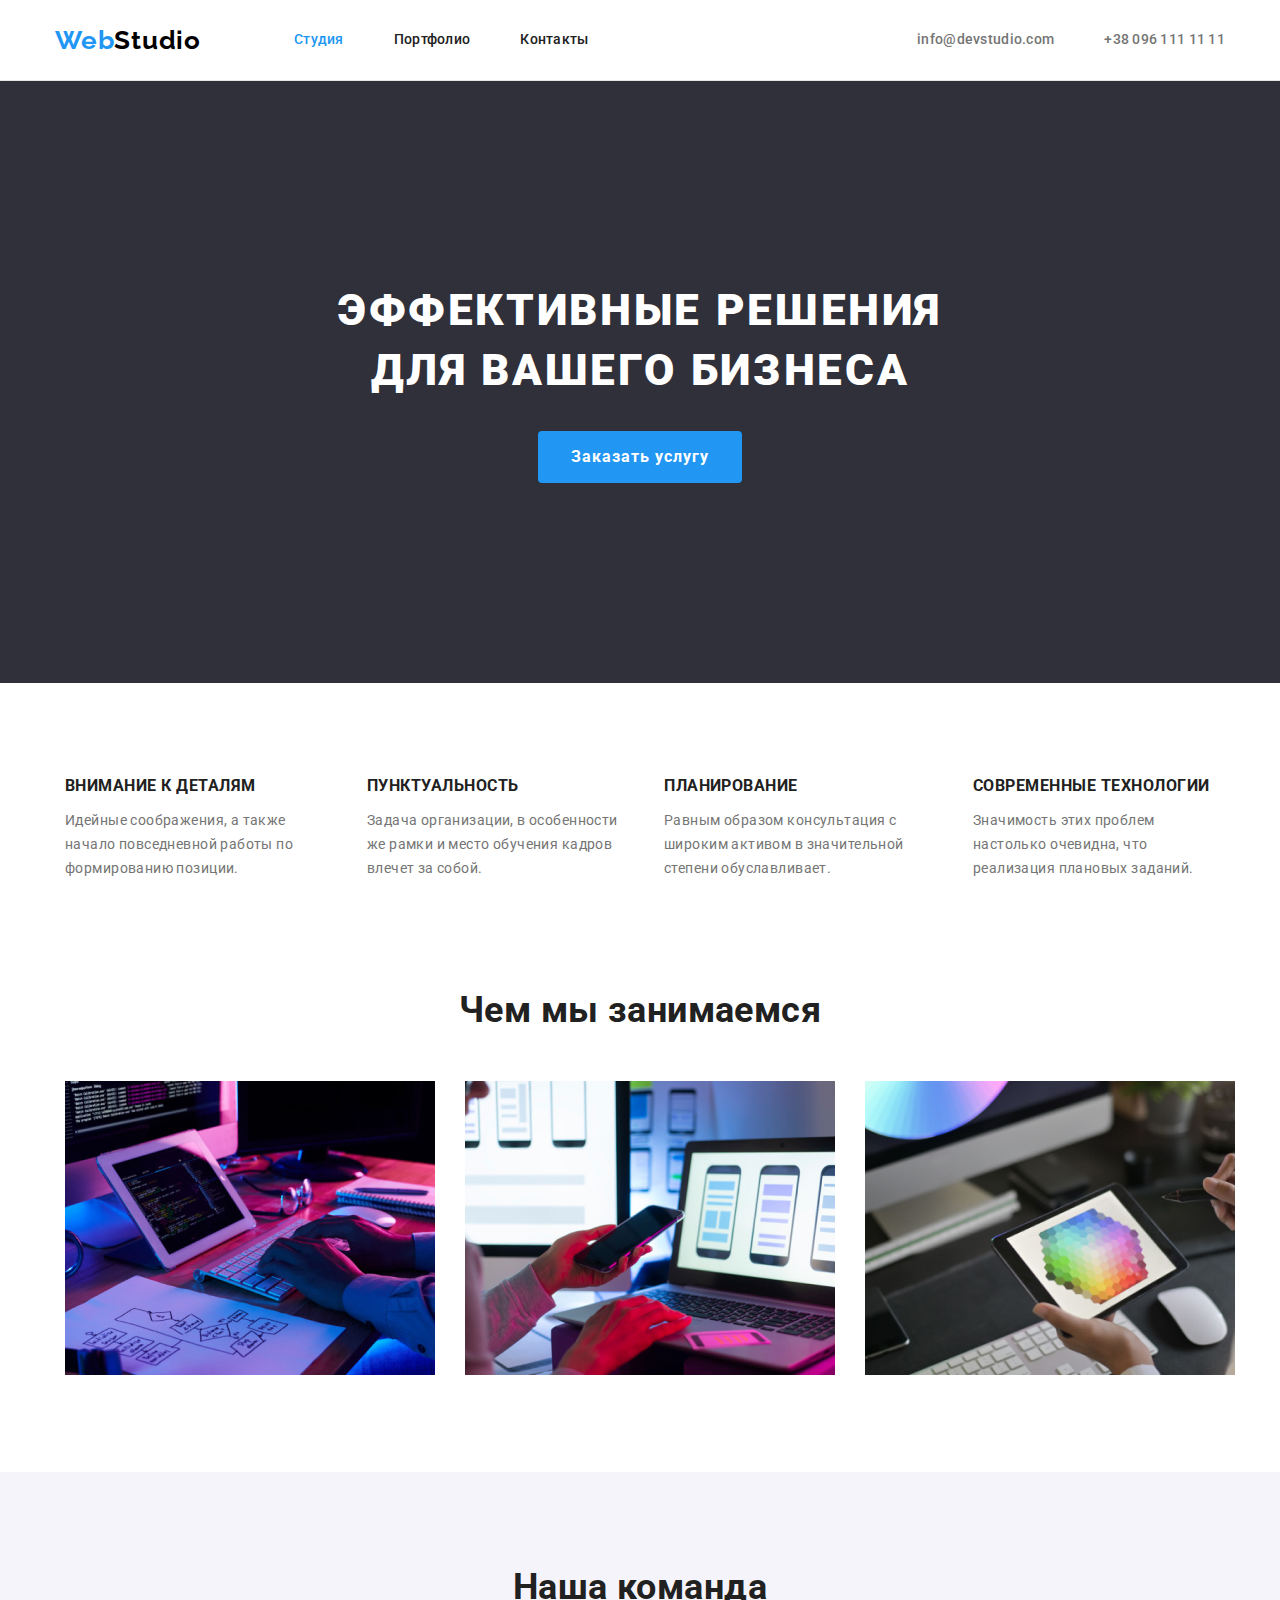
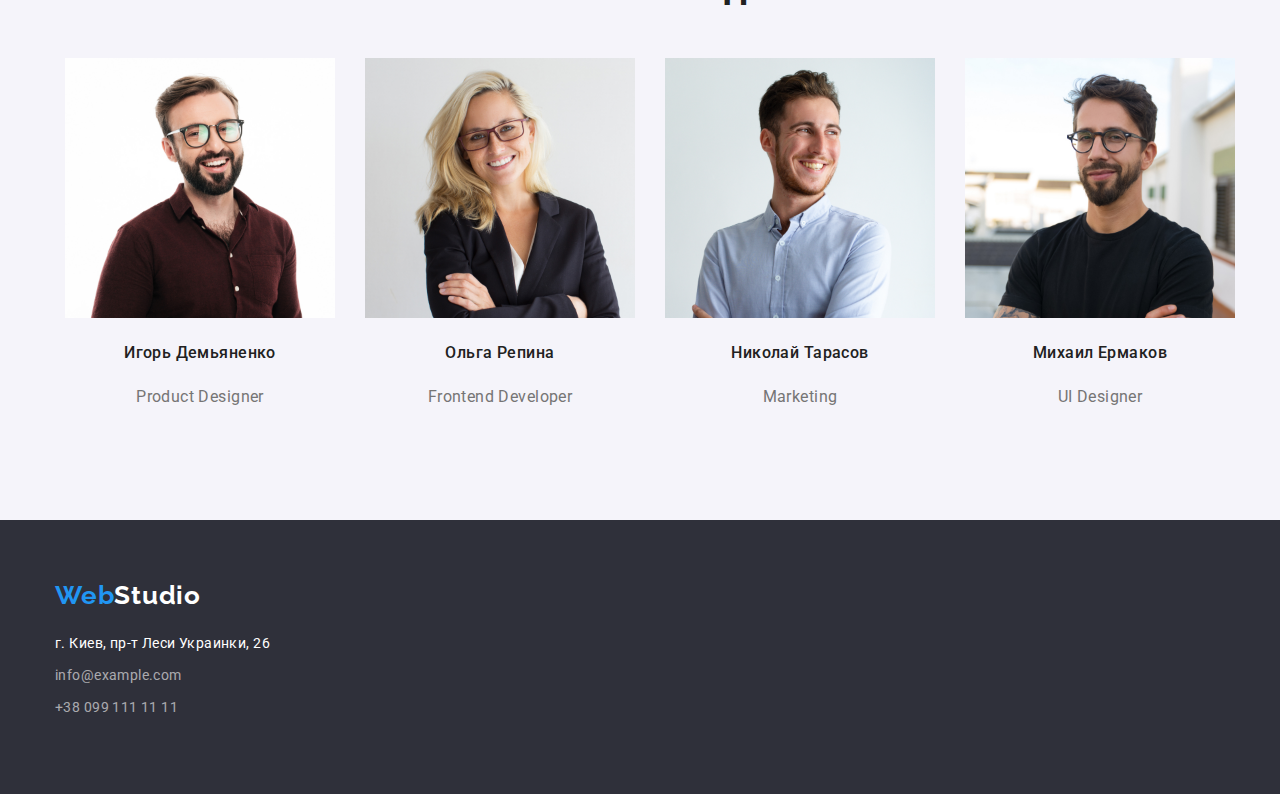
<file: index.html>
<!DOCTYPE html>
<html lang="ru">
	<head>
		<meta charset="UTF-8" />
		<meta name="viewport" content="width=device-width, initial-scale=1.0" />
		<title>WebStudio</title>
		<link
			href="https://fonts.googleapis.com/css2?family=Raleway:wght@700&family=Roboto:wght@400;500;700;900&display=swap"
			rel="stylesheet"
		/>
		<link rel="stylesheet" href="https://cdn.jsdelivr.net/npm/modern-normalize@1.0.0/modern-normalize.min.css" />
		<link rel="stylesheet" href="./css/styles.css" />
	</head>
	<body>
		<!-- Header-->

		<header class="page-header header-border">
			<!--Навигация по сайту-->
			<div class="container menu">
				<nav class="page-header menu">
					<a class="logo link" href="./index.html"><span class="logo-blue">Web</span>Studio</a>

					<ul class="list-item menu">
						<li class="header-list-item"><a class="link nav-link active" href="./studio.html">Студия</a></li>
						<li class="header-list-item"><a class="link nav-link nav" href="./portfolio.html">Портфолио</a></li>
						<li class="header-list-item"><a class="link nav-link nav" href="#contacts">Контакты</a></li>
					</ul>
				</nav>

				<ul class="list-item menu contacts-nav">
					<li class="header-list-item">
						<a class="link nav-link address-header" href="mailto:info@devstudio.com">info@devstudio.com</a>
					</li>
					<li class="header-list-item">
						<a class="link nav-link address-header" href="tel:+380961111111">+38 096 111 11 11</a>
					</li>
				</ul>
			</div>
		</header>

		<!--Main part-->

		<main>
			<!--Особенности-->

			<section class="hero">
				<div class="container background position">
					<h1 class="hero-title">
						Эффективные решения
						<br />
						для вашего бизнеса
					</h1>
					<button class="button">Заказать услугу</button>
				</div>
			</section>

			<section class="section">
				<div class="container">
					<!--<h2>
						<span>Особенности</span>
					</h2>-->
					<ul class="list-item-main">
						<li>
							<h3 class="subtitle">Внимание к деталям</h3>
							<p class="text">Идейные соображения, а также начало повседневной работы по формированию позиции.</p>
						</li>
						<li>
							<h3 class="subtitle">Пунктуальность</h3>
							<p class="text">Задача организации, в особенности же рамки и место обучения кадров влечет за собой.</p>
						</li>
						<li>
							<h3 class="subtitle">Планирование</h3>
							<p class="text">Равным образом консультация с широким активом в значительной степени обуславливает.</p>
						</li>
						<li>
							<h3 class="subtitle">Современные технологии</h3>
							<p class="text">Значимость этих проблем настолько очевидна, что реализация плановых заданий.</p>
						</li>
					</ul>
				</div>
			</section>

			<!-- Чем мы занимаемся-->

			<section class="we-do-section">
				<div class="container">
					<h2 class="heading">Чем мы занимаемся</h2>
					<ul class="list-item-main">
						<li>
							<img src="./images/box1.jpg" alt="Разметка сайтов" width="370" height="294" />
						</li>
						<li>
							<img src="./images/box2.jpg" alt="Написание кода" width="370" height="294" />
						</li>
						<li>
							<img src="./images/box3.jpg" alt="Колористика" width="370" height="294" />
						</li>
					</ul>
				</div>
			</section>

			<!--Наша команда-->

			<section class="our-team-section">
				<div class="container">
					<h2 class="heading">Наша команда</h2>
					<div>
						<ul class="list-item-main">
							<li>
								<img
									src="./images/ihor_demianenko.jpg"
									alt="Продукт дизайнер Игорь Демьяненко"
									width="270"
									height="260"
								/>
								<h4 class="image-heading">Игорь Демьяненко</h4>
								<p class="image-text">Product Designer</p>
							</li>
							<li>
								<img src="./images/olha_repina.jpg" alt="Фронт-энд разработчик Ольга Репина" width="270" height="260" />
								<h4 class="image-heading">Ольга Репина</h4>
								<p class="image-text">Frontend Developer</p>
							</li>
							<li>
								<img src="./images/nikolai_tarasov.jpg" alt="Маркетинг Николай Тарасов" width="270" height="260" />
								<h4 class="image-heading">Николай Тарасов</h4>
								<p class="image-text">Marketing</p>
							</li>
							<li>
								<img src="./images/mikhail_yermakov.jpg" alt="Юай дизайнер Михаил Ермаков" width="270" height="260" />
								<h4 class="image-heading">Михаил Ермаков</h4>
								<p class="image-text">UI Designer</p>
							</li>
						</ul>
					</div>
				</div>
			</section>
		</main>

		<!--Footer-->

		<footer class="background footer-container">
			<div class="container">
				<div class="footer-logo">
					<a class="logo link footer" href="./index.html"><span class="logo-blue">Web</span>Studio</a>
				</div>
				<address id="contacts">
					<ul class="footer-address-links">
						<li><p class="address-text">г. Киев, пр-т Леси Украинки, 26</p></li>
						<li><a class="address-links" href="mailto:info@example.com">info@example.com</a></li>
						<li><a class="address-links" href="tel:+380991111111">+38 099 111 11 11</a></li>
					</ul>
				</address>
			</div>
		</footer>
	</body>
</html>
</file>
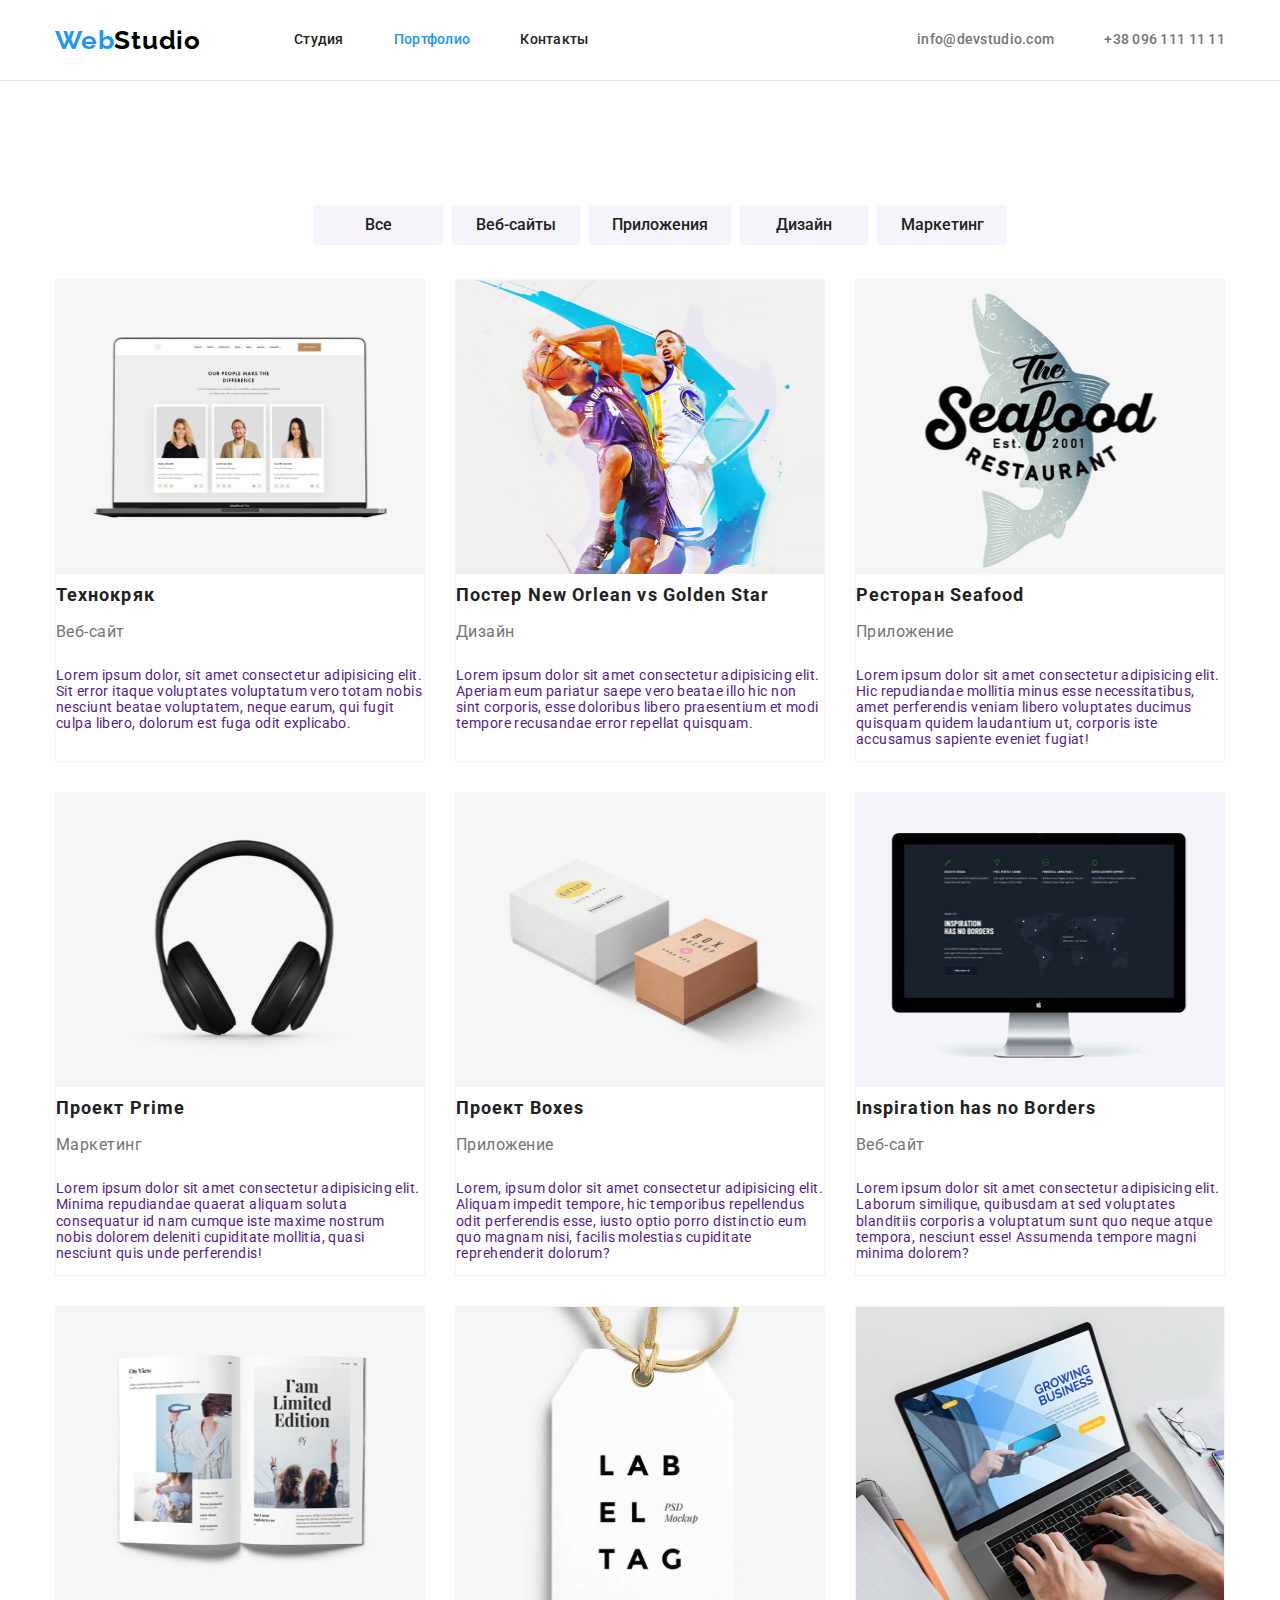
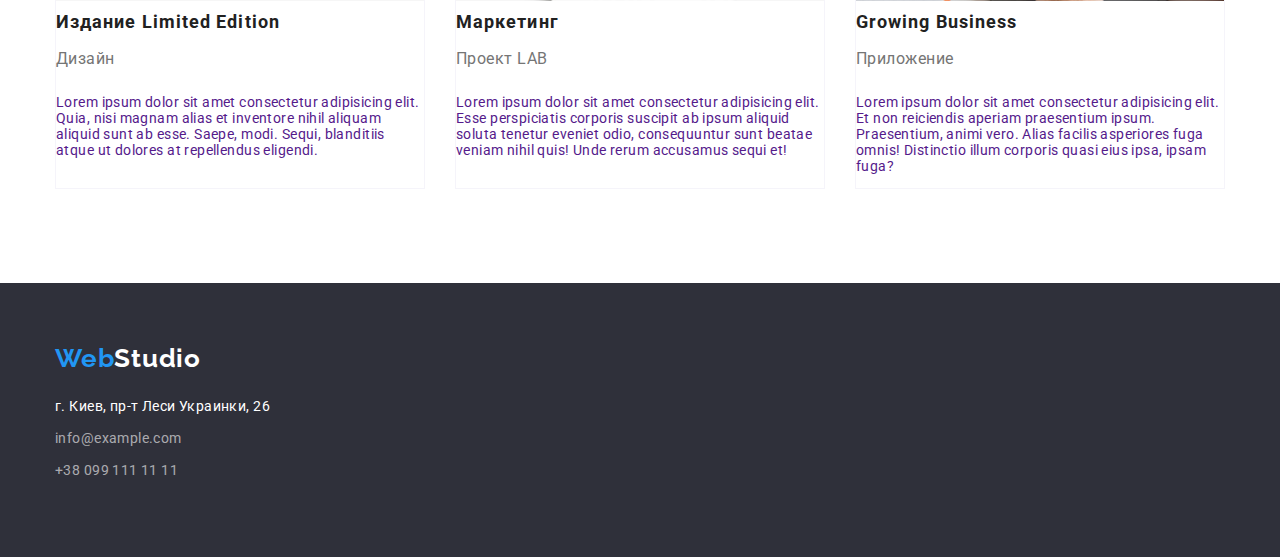
<file: portfolio.html>
<!DOCTYPE html>
<html lang="en">
	<head>
		<meta charset="UTF-8" />
		<meta name="viewport" content="width=device-width, initial-scale=1.0" />
		<title>Document</title>
		<link href="https://fonts.googleapis.com/css2?family=Raleway:wght@700&family=Roboto:wght@400;500;700;900&display=swap"
			rel="stylesheet">
		<link rel="stylesheet" href="https://cdn.jsdelivr.net/npm/modern-normalize@1.0.0/modern-normalize.min.css" />
		<link rel="stylesheet" href="./css/styles.css" />
	
	</head>
	<body>

		<!-- Header-->

		<header class="page-header header-border">
			<!--Навигация по сайту-->
			<div class="container menu">
				<nav class="page-header menu">
					<a class="logo link" href="./index.html"><span class="logo-blue">Web</span>Studio</a>
		
					<ul class="list-item menu">
						<li class="header-list-item"><a class="link nav-link nav" href="./index.html">Студия</a></li>
						<li class="header-list-item"><a class="link nav-link active" href="./portfolio.html">Портфолио</a></li>
						<li class="header-list-item"><a class="link nav-link nav" href="#contacts">Контакты</a></li>
					</ul>
				</nav>
		
				<ul class="list-item menu contacts-nav">
					<li class="header-list-item">
						<a class="link nav-link address-header" href="mailto:info@devstudio.com">info@devstudio.com</a>
					</li>
					<li class="header-list-item">
						<a class="link nav-link address-header" href="tel:+380961111111">+38 096 111 11 11</a>
					</li>
				</ul>
			</div>
		</header>

		<!--Main part-->

		<main>
			<h1><span>Портфолио</span></h1>

			<section class="section">
				<div class="container">
					<ul class="filter-list portfolio-menu">
						<li><button type="button" class="filter-button">Все</button></li>
						<li><button type="button" class="filter-button">Веб-сайты</button></li>
						<li><button type="button" class="filter-button">Приложения</button></li>
						<li><button type="button" class="filter-button">Дизайн</button></li>
						<li><button type="button" class="filter-button">Маркетинг</button></li>
					</ul>
					
					<ul class="card-set">
						<li class="item">
							<a href="" class="link">
								<img src="./images/web_site.jpg" alt="Пример создания Веб-сайтов: Технокряк" width="370" height="294" />
							
									<h3 class="portfolio-image-heading">Технокряк</h3>
									<p class="portfolio-image-subheading">Веб-сайт</p>
								
								<p>
									Lorem ipsum dolor, sit amet consectetur adipisicing elit. Sit error itaque voluptates voluptatum vero
									totam nobis nesciunt beatae voluptatem, neque earum, qui fugit culpa libero, dolorum est fuga odit
									explicabo.
								</p>
							</a>
						</li>
						<li class="item">
							<a href="" class="link">
								<img src="./images/design.jpg" alt="Пример дизайна:Постер Нью Орлеан вёрсус Голэг Стар" width="370"
									height="294" />
	
								<h3 class="portfolio-image-heading">Постер New Orlean vs Golden Star</h3>
								<p class="portfolio-image-subheading">Дизайн</p>

								<p>
									Lorem ipsum dolor sit amet consectetur adipisicing elit. Aperiam eum pariatur saepe vero beatae illo hic
									non sint corporis, esse doloribus libero praesentium et modi tempore recusandae error repellat quisquam.
								</p>
							</a>
						</li>
						<li class="item">
							<a href="" class="link">
								<img src="./images/apps.jpg" alt="Пример создания приложений: Ресторан Сифуд" width="370" height="294" />
								
									<h3 class="portfolio-image-heading">Ресторан Seafood</h3>
									<p class="portfolio-image-subheading">Приложение</p>
								
								<p>
									Lorem ipsum dolor sit amet consectetur adipisicing elit. Hic repudiandae mollitia minus esse
									necessitatibus, amet perferendis veniam libero voluptates ducimus quisquam quidem laudantium ut,
									corporis iste accusamus sapiente eveniet fugiat!
								</p>
							</a>
						</li>
						<li class="item">
							<a href="" class="link">
								<img src="./images/prime.jpg" alt="Пример Маркетинга: Проект Прайм" width="370" height="294" />
								
									<h3 class="portfolio-image-heading">Проект Prime</h3>
									<p class="portfolio-image-subheading">Маркетинг</p>
								
								<p>
									Lorem ipsum dolor sit amet consectetur adipisicing elit. Minima repudiandae quaerat aliquam soluta
									consequatur id nam cumque iste maxime nostrum nobis dolorem deleniti cupiditate mollitia, quasi nesciunt
									quis unde perferendis!
								</p>
							</a>
						</li>
						<li class="item">
							<a href="" class="link">
								<img src="./images/boxes.jpg" alt="Пример создания приложений:Проект Боксиз" width="370" height="294" />
								
									<h3 class="portfolio-image-heading">Проект Boxes</h3>
									<p class="portfolio-image-subheading">Приложение</p>

								<p>
									Lorem, ipsum dolor sit amet consectetur adipisicing elit. Aliquam impedit tempore, hic temporibus
									repellendus odit perferendis esse, iusto optio porro distinctio eum quo magnam nisi, facilis molestias
									cupiditate reprehenderit dolorum?
								</p>
							</a>
						</li>
						<li class="item">
							<a href="" class="link">
								<img src="./images/inspiration_has_no_borders.jpg"
									alt="Пример создания веб-сайта: Икспирейшн хэз ноу бодэрз" width="370" height="294" />
								
									<h3 class="portfolio-image-heading">Inspiration has no Borders</h3>
									<p class="portfolio-image-subheading">Веб-сайт</p>
								
								<p>
									Lorem ipsum dolor sit amet consectetur adipisicing elit. Laborum similique, quibusdam at sed voluptates
									blanditiis corporis a voluptatum sunt quo neque atque tempora, nesciunt esse! Assumenda tempore magni
									minima dolorem?
								</p>
							</a>
						</li>
						<li class="item">
							<a href="" class="link">
								<img src="./images/limited_edition.jpg" alt="Пример дизайна: Издание Лимитид Эдишн" width="370"
									height="294" />
								
									<h3 class="portfolio-image-heading">Издание Limited Edition</h3>
									<p class="portfolio-image-subheading">Дизайн</p>
								
								<p>
									Lorem ipsum dolor sit amet consectetur adipisicing elit. Quia, nisi magnam alias et inventore nihil
									aliquam aliquid sunt ab esse. Saepe, modi. Sequi, blanditiis atque ut dolores at repellendus eligendi.
								</p>
							</a>
						</li>
						<li class="item">
							<a href="" class="link">
								<img src="./images/lab_project.jpg" alt="Пример маркетинга: Проект ЛЭБ" width="370" height="294" />
								
									<h3 class="portfolio-image-heading">Маркетинг</h3>
									<p class="portfolio-image-subheading">Проект LAB</p>
								
								<p>
									Lorem ipsum dolor sit amet consectetur adipisicing elit. Esse perspiciatis corporis suscipit ab ipsum
									aliquid soluta tenetur eveniet odio, consequuntur sunt beatae veniam nihil quis! Unde rerum accusamus
									sequi et!
								</p>
							</a>
						</li>
						<li class="item">
							<a href="" class="link">
								<img src="./images/growing_business.jpg" alt="Пример создания приложений: Гроуин Бизнис" width="370"
									height="294" />
								
									<h3 class="portfolio-image-heading">Growing Business</h3>
									<p class="portfolio-image-subheading">Приложение</p>
								
								<p>
									Lorem ipsum dolor sit amet consectetur adipisicing elit. Et non reiciendis aperiam praesentium ipsum.
									Praesentium, animi vero. Alias facilis asperiores fuga omnis! Distinctio illum corporis quasi eius ipsa,
									ipsam fuga?
								</p>
							</a>
						</li>
					</ul>
				</div>
			</secttion>
		</main>
		<!--Footer-->

	<footer class="background footer-container">
		<div class="container">
			<div class="footer-logo">
				<a class="logo link footer" href="./index.html"><span class="logo-blue">Web</span>Studio</a>
			</div>
			<address id="contacts">
				<ul class="footer-address-links">
					<li>
						<p class="address-text">г. Киев, пр-т Леси Украинки, 26</p>
					</li>
					<li><a class="address-links" href="mailto:info@example.com">info@example.com</a></li>
					<li><a class="address-links" href="tel:+380991111111">+38 099 111 11 11</a></li>
				</ul>
			</address>
		</div>
	</footer>
	</body>
</html>
</file>
<file: css/styles.css>
/* Палитра цветов макета
h1-color: #FFFFFF;
accent-color: #2196F3;
main-color: #212121;
logo-black:color: #000000;
text-color: #757575;
main-grey: #757575;
*/

:root {
	--text-color: #757575;
	--white-color: #ffffff;
	--accent-color: #2196f3;
	--subheading-color: #212121;
	--black: #000000;
	--address: rgba(255, 255, 255, 0.6);
	--filter-button-bcg: #f5f4fa;
	--horizontal-line: #e5e5e5;
}

* {
	font-style: normal;
	box-sizing: border-box;
}

body {
	font-family: Roboto, sans-serif;
	font-style: normal;
	font-weight: 400;
	font-size: 14px;
	line-height: 1, 71;
	color: var(--text-color);
	text-decoration: none;
	letter-spacing: 0.03em;
}

.container {
	width: 1200px;
	padding-left: 15px;
	padding-right: 15px;
	margin-left: auto;
	margin-right: auto;
}

/* header */

.logo {
	font-family: Raleway, sans-serif;
	font-weight: 700;
	font-size: 26px;
	line-height: 1.19;
	letter-spacing: 0.03em;
	color: var(--black);
}

.logo-blue {
	color: var(--accent-color);
}

.logo-black {
	color: var(--black);
}

.link {
	text-decoration: none;
}

.link:hover,
.link:focus {
	color: var(--accent-color);
}

.nav-link {
	padding-top: 32px;
	padding-bottom: 32px;
	display: block;
}
.nav {
	color: var(--subheading-color);
}
.list-item {
	list-style: none;
	padding: 0;
	margin: 0;
	font-weight: 500;
	font-size: 14px;
	line-height: 1.14;
	letter-spacing: 0.02em;
}

.active {
	color: var(--accent-color);
}

.address-header {
	color: var(--text-color);
}

li .address-links {
	color: var(--address);
	text-decoration: none;
	line-height: 1.71;
}

.footer-address-links {
	text-decoration: none;
	list-style: none;
	padding-left: 0;
}
.address-text {
	color: var(--white-color);
	line-height: 1.71;
	margin-top: 0;
	margin-bottom: 8px;
}

.background {
	background-color: #2f303a;
	line-height: 1.71;
}

.hero {
	background-color: #2f303a;
	line-height: 1.71;
	/*align-items: center;
	text-align: center;*/
	padding-top: 200px;
	padding-bottom: 200px;
}

.hero-title {
	margin-top: 0;
	margin-bottom: 30px;
	font-weight: 900;
	font-size: 44px;
	line-height: 1.36;
	text-align: center;
	text-transform: uppercase;
	color: var(--white-color);
	letter-spacing: 0.06em;
}

.button {
	display: inline-block;
	font-weight: 700;
	font-size: 16px;
	line-height: 1.87;
	color: var(--white-color);
	background-color: var(--accent-color);
	letter-spacing: 0.06em;
	/*position: absolute;
	width: 200px;
	height: 50px;
	left: 700px;
	top: 430px;*/
	border-radius: 4px;
	border: 1px solid transparent;
	padding: 10px 32px;
	min-width: 200px;
	text-align: center;
}

.button:hover,
.button:focus {
	color: var(--accent-color);
	background-color: var(--white-color);
}

.section {
	padding-top: 94px;
	padding-bottom: 94px;
	margin-top: 0;
	margin-bottom: 0;
}

.we-do-section {
	padding-bottom: 94px;
	margin-bottom: 0;
	margin-top: 0;
}

.position {
	align-items: center;
	text-align: center;
}

.subtitle {
	font-weight: 700;
	line-height: 1.14;
	letter-spacing: 0.03em;
	text-transform: uppercase;
	color: var(--subheading-color);
	margin-top: 0;
	margin-bottom: 10px;
}
.list-item-main {
	list-style: none;
	margin-top: 0;
	margin-bottom: 0;
	margin-left: -30px;
	margin-right: 0;

	display: flex;
	align-items: center;
}

.our-team-section {
	padding-top: 94px;
	padding-bottom: 94px;
	margin-top: 0;
	margin-bottom: 0;
	background-color: var(--filter-button-bcg);
}

.list-item-main li:not(:first-child) {
	margin-left: 30px;
}

.list-item-main h3,
.list-item-main p {
	text-align: left;
	margin-left: 0;
}

.list-item-main p {
	line-height: 1.71;
}

.list-item-main h4.image-heading,
.list-item-main p.image-text {
	text-align: center;
}

.heading {
	font-weight: 700;
	font-size: 36px;
	line-height: 1.17;
	text-align: center;
	color: var(--subheading-color);
}

.image-heading {
	font-weight: 500;
	font-size: 16px;
	line-height: 1.19;
	color: var(--subheading-color);
}

.image-text {
	font-size: 16px;
	line-height: 1.19;
}

.portfolio-image-heading {
	font-weight: 700;
	font-size: 18px;
	line-height: 2;
	letter-spacing: 0.06em;
	color: var(--subheading-color);
	letter-spacing: 0.06em;
	margin-top: 0;
	margin-bottom: 4px;
}

.portfolio-image-subheading {
	font-weight: 400;
	font-size: 16px;
	line-height: 1.87;
	letter-spacing: 0.03em;
	color: var(--text-color);
	letter-spacing: 0.03em;
	margin-top: 0;
	margin-bottom: 20px;
}

.filter-list {
	list-style: none;
	font-weight: 500;
	font-size: 16px;
	line-height: 1.62x;
	letter-spacing: 0.03em;
	margin-top: 0;
	margin-bottom: 34px;
}

.filter-button {
	display: inline-block;
	color: var(--subheading-color);
	background-color: var(--filter-button-bcg);
	min-width: 130px;
	text-align: center;
	border-radius: 4px;
	border: 1px solid transparent;
	padding: 6px 22px;
	font-weight: 500;
	font-size: 16px;
	line-height: 1.62;
}

.filter-button:hover,
.filter-button:focus {
	color: var(--white-color);
	background-color: var(--accent-color);
}

h1 > span,
h2 > span {
	display: none;
	margin-bottom: 0;
}

h1 {
	margin-top: 0;
	margin-bottom: 30px;
}

h2 {
	margin-top: 0;
	margin-bottom: 50px;
}

h3 {
	margin-top: 0;
	margin-bottom: 10px;
}

.menu {
	display: flex;
	align-items: center;
}

.menu li:not(:last-child) {
	margin-right: 50px;
}

.portfolio-menu {
	display: flex;
	justify-content: center;
	margin-bottom: 34px;
}

.portfolio-menu li:not(:last-child) {
	margin-right: 8px;
}

.page-header {
	align-items: center;
	margin-top: 0;
	margin-bottom: 0;
}

.header-border {
	border-bottom: 1px solid var(--horizontal-line);
}

ul.card-set {
	display: flex;
	flex-wrap: wrap;
	margin-top: 0;
	margin-right: -30px;
	margin-bottom: -30px;
	padding: 0;
	list-style: none;
	align-content: stretch;
}

.card-set > .item {
	border: 1px solid var(--filter-button-bcg);
}
.item {
	box-sizing: border-box;
	margin-right: 30px;
	margin-bottom: 30px;
	width: calc((100% - 3 * 30px) / 3);
}

.card-set > li img {
	width: 100%;
}

.page-header > .logo {
	margin-right: 93px;
}

.contacts-nav {
	margin-left: auto;
}

.list-wrap {
	padding: 20px 24px;
}

.footer {
	color: var(--white-color);
}
.footer-logo {
	margin-top: 0;
	margin-bottom: 20px;
}
.footer-container {
	padding-top: 60px;
	padding-bottom: 60px;
}
.footer-address-links > li {
	margin-bottom: 8px;
}
</file>
